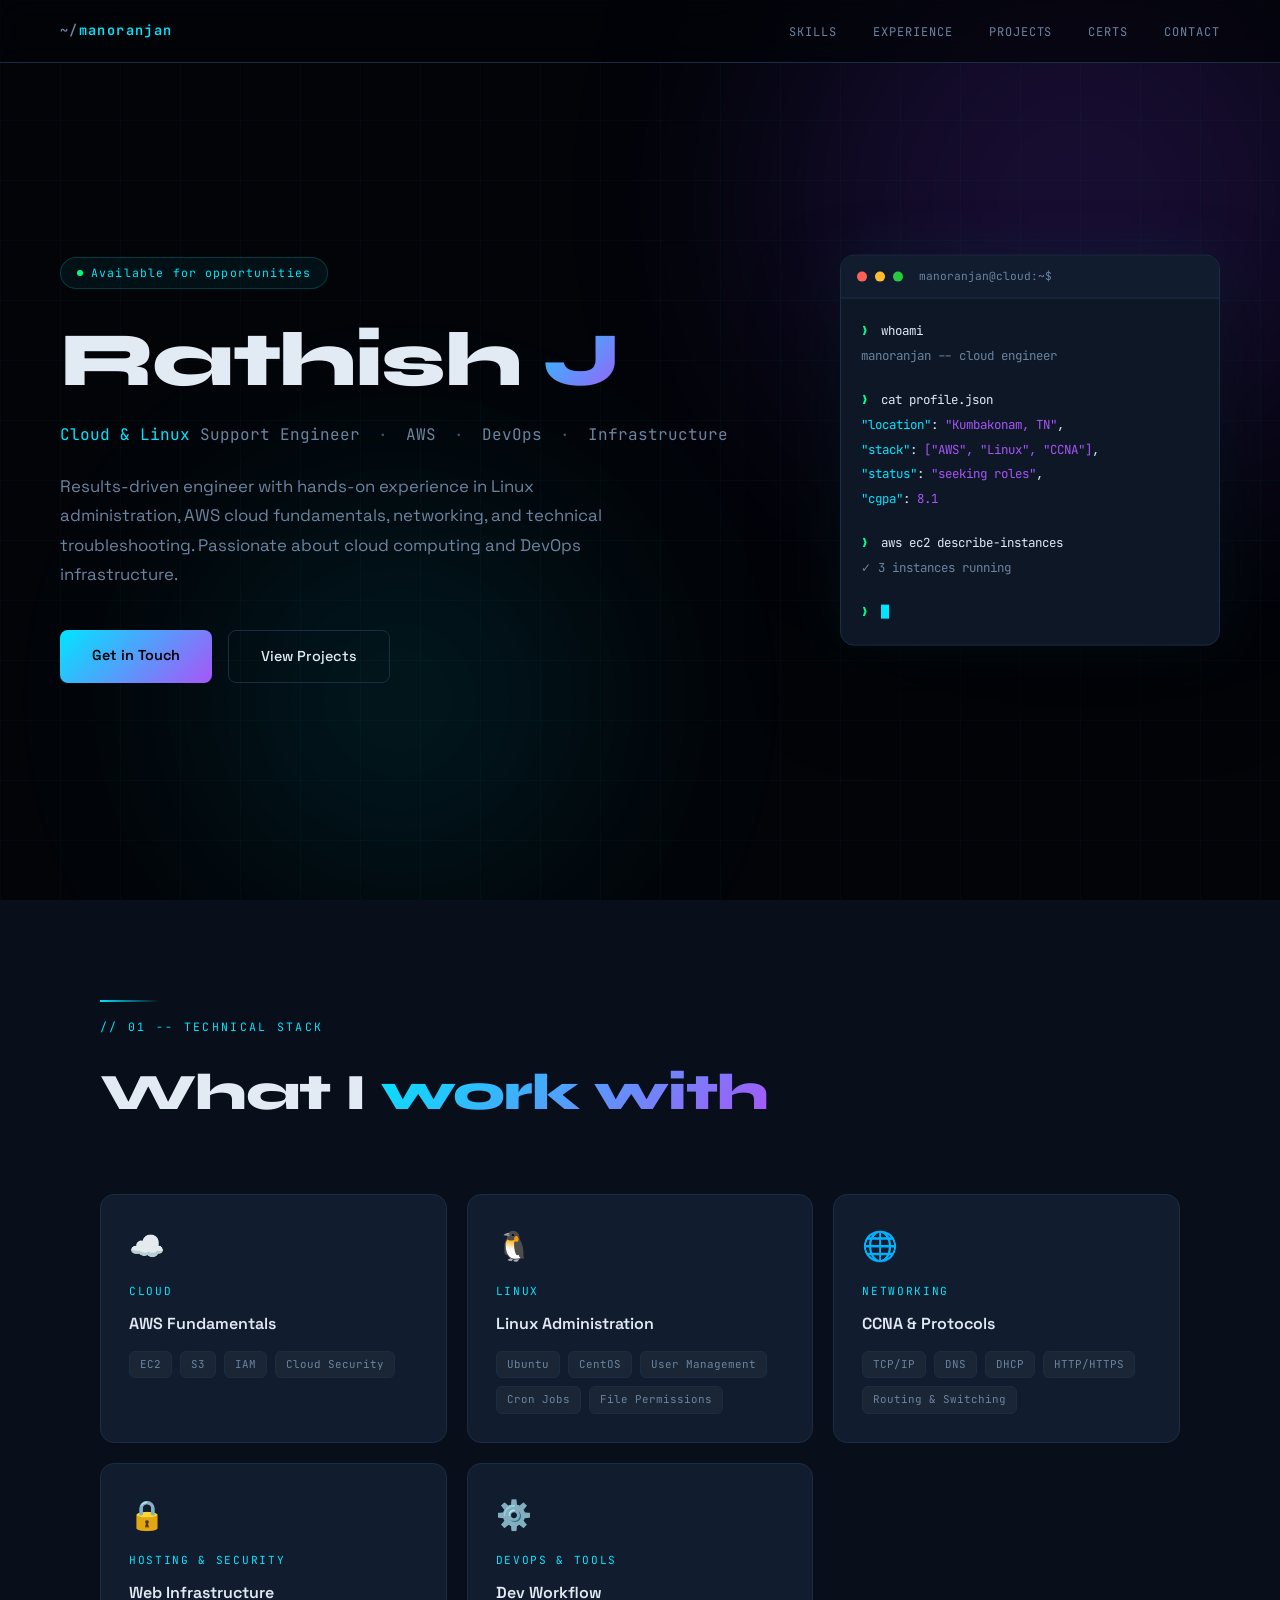
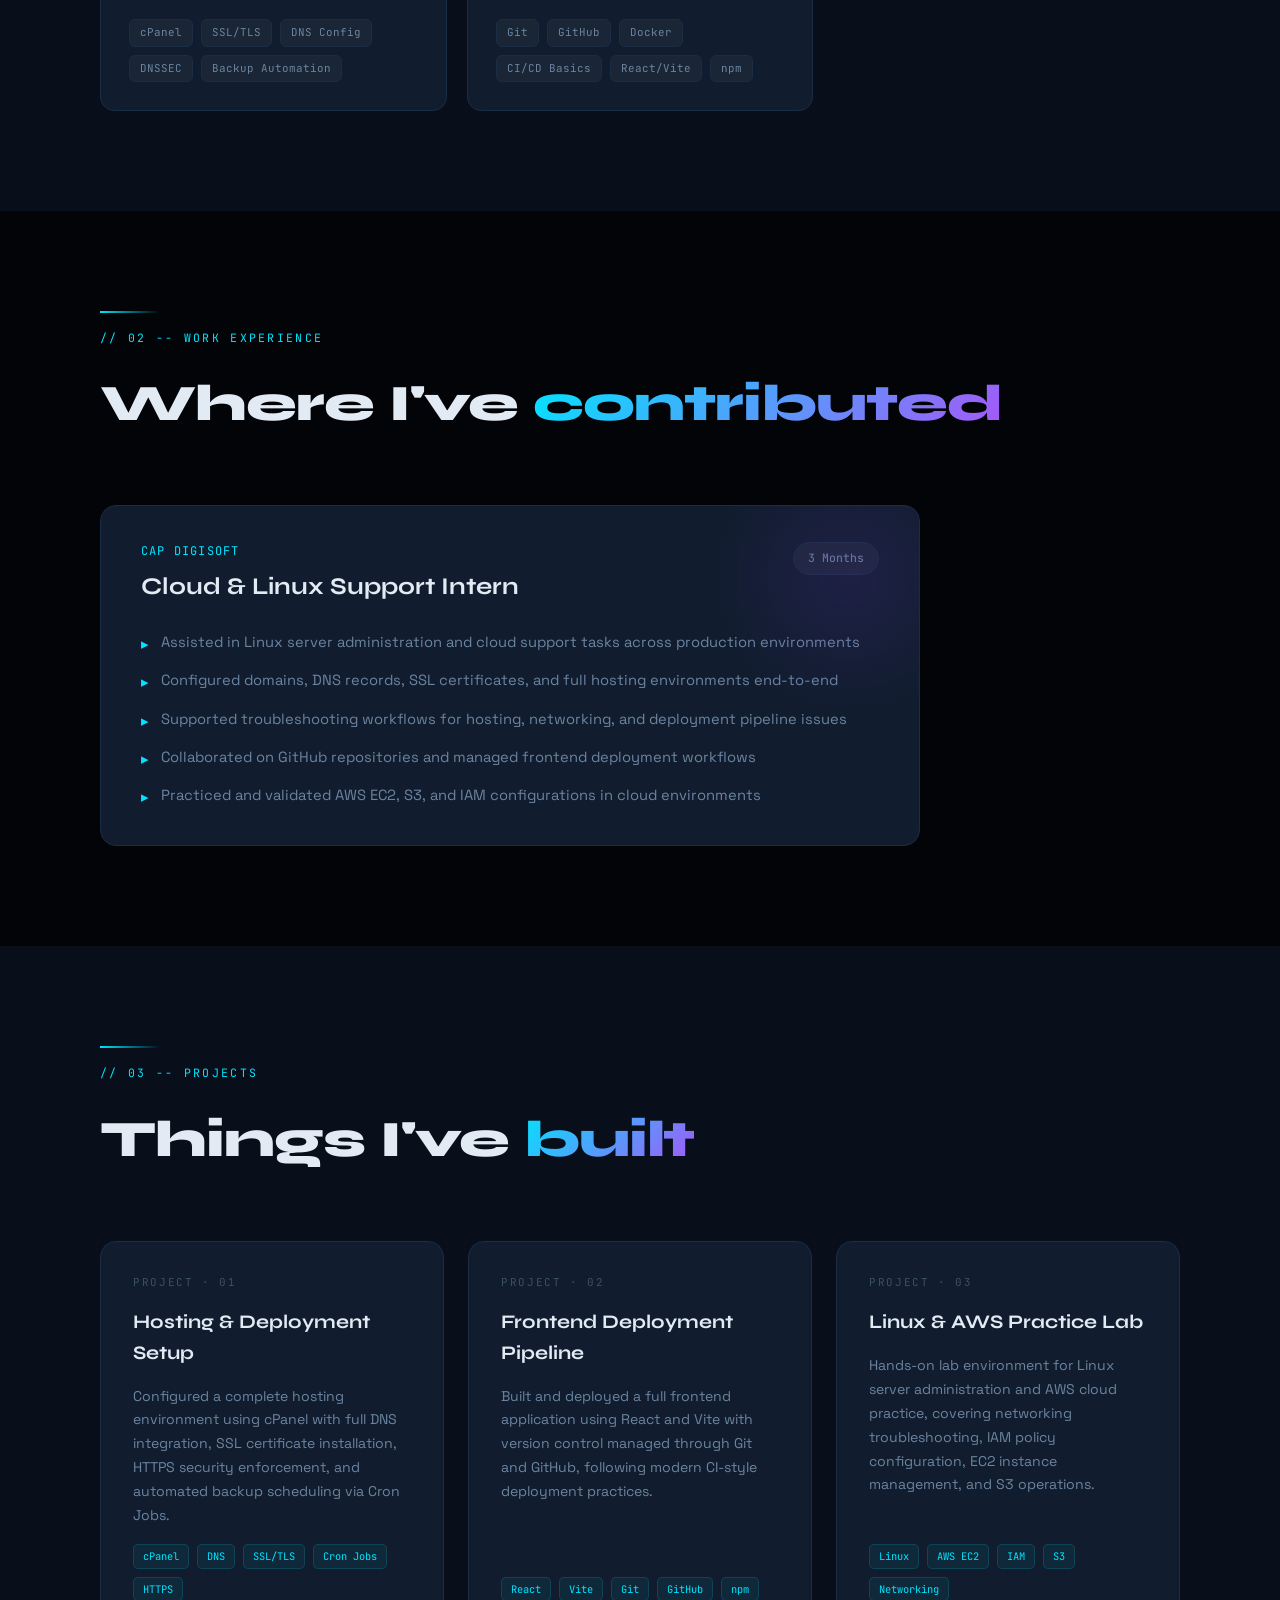
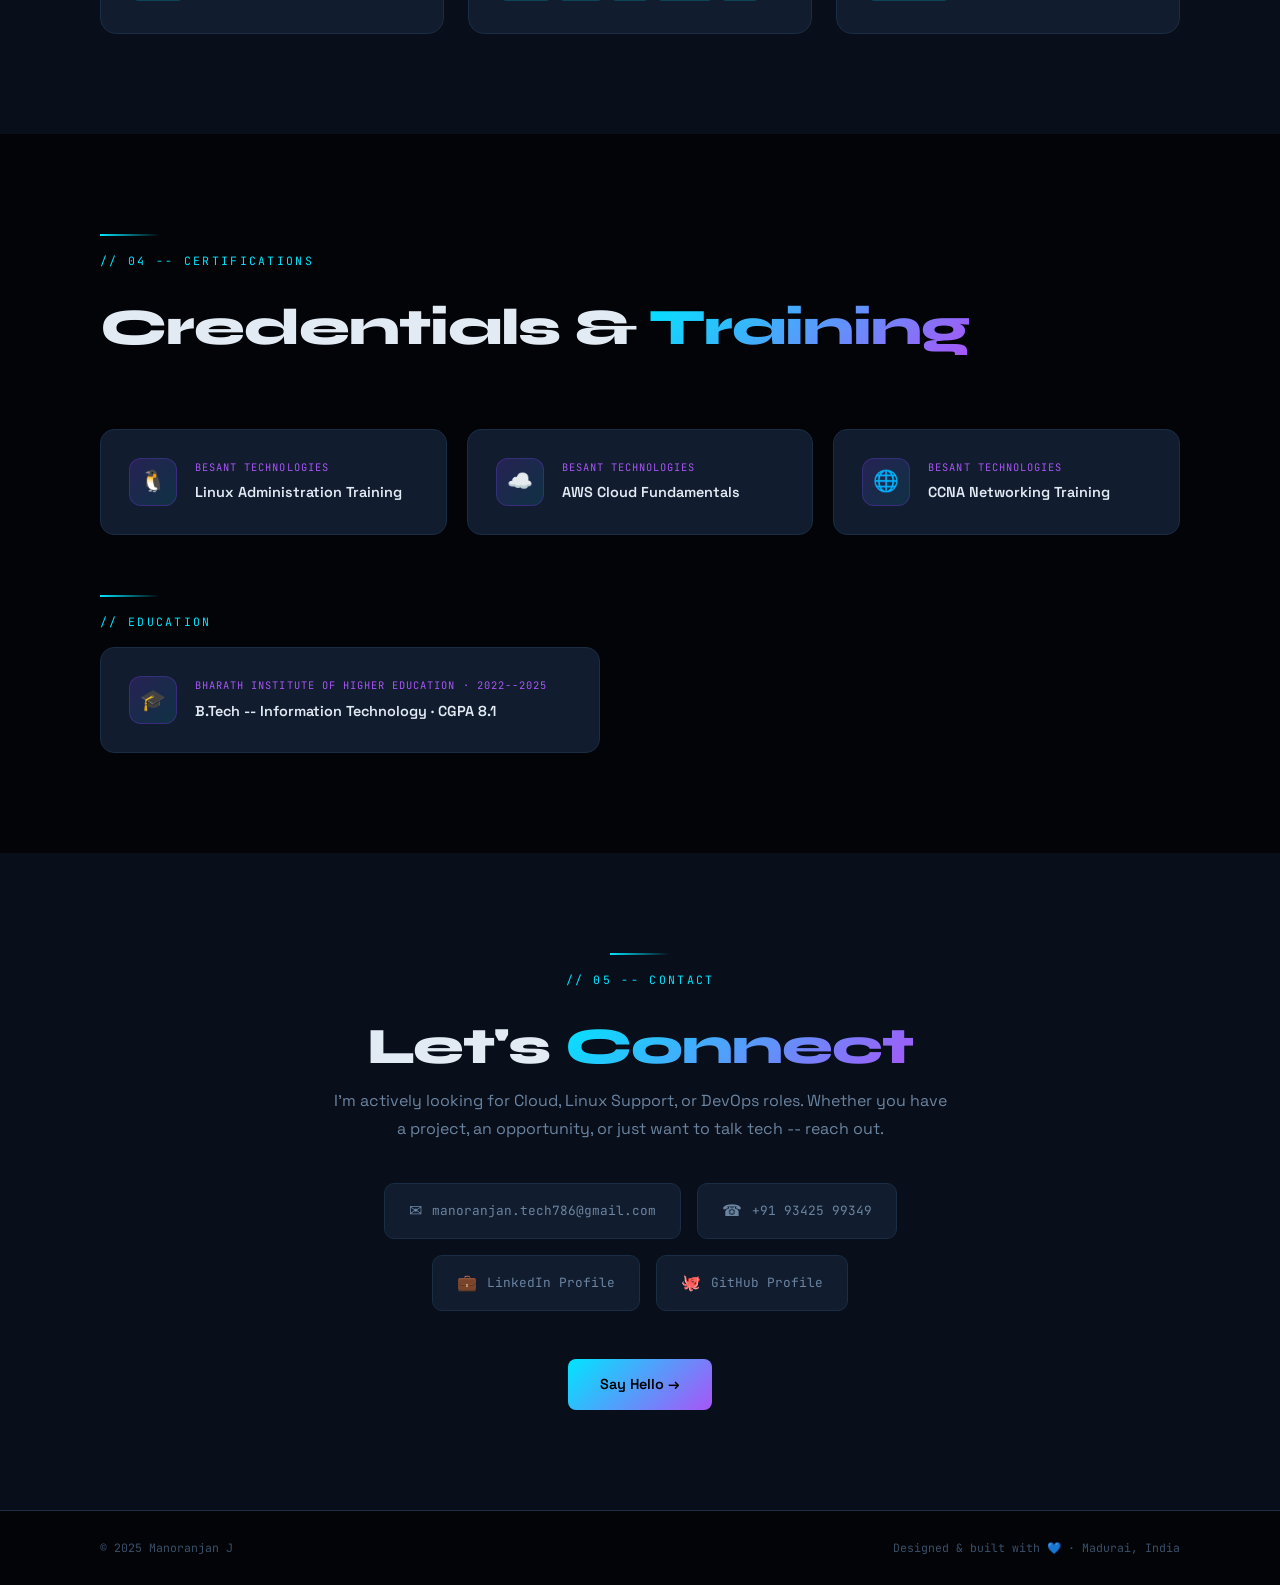
<file: index.html>
<!DOCTYPE html>
<html lang="en">
<head>
<meta charset="UTF-8">
<meta name="viewport" content="width=device-width, initial-scale=1.0">
<title>praveen sir | Cloud & Linux Engineer</title>
<link rel="preconnect" href="https://fonts.googleapis.com">
<link rel="preconnect" href="https://fonts.gstatic.com" crossorigin>
<link href="https://fonts.googleapis.com/css2?family=Space+Grotesk:wght@300;400;500;600;700&family=JetBrains+Mono:wght@300;400;600&family=Syne:wght@700;800&display=swap" rel="stylesheet">
<link rel="stylesheet" href="assets/css/style.css">
<base target="_blank">
</head>
<body>

<!-- ===== NAVIGATION ===== -->
<nav class="navbar">
  <div class="nav-logo">
    <span class="nav-logo-prompt">~/</span>manoranjan
  </div>
  <ul class="nav-links">
    <li><a href="#skills">Skills</a></li>
    <li><a href="#experience">Experience</a></li>
    <li><a href="#projects">Projects</a></li>
    <li><a href="#certs">Certs</a></li>
    <li><a href="#contact">Contact</a></li>
  </ul>
  <button class="nav-toggle" aria-label="Toggle menu">
    <span></span>
    <span></span>
    <span></span>
  </button>
</nav>

<!-- ===== HERO SECTION ===== -->
<section class="hero" id="home">
  <div class="orb orb-1"></div>
  <div class="orb orb-2"></div>

  <div class="hero-content">
    <div class="hero-badge">
      <span class="badge-dot"></span>
      Available for opportunities
    </div>

    <h1 class="hero-name">
      <span class="hero-first">Rathish</span><span class="hero-last"> J</span>
    </h1>

    <p class="hero-role">
      <span class="highlight">Cloud & Linux</span> Support Engineer
      <span class="dot-separator">&#183;</span> AWS <span class="dot-separator">&#183;</span> DevOps <span class="dot-separator">&#183;</span> Infrastructure
    </p>

    <p class="hero-desc">
      Results-driven engineer with hands-on experience in Linux administration, AWS cloud fundamentals, networking, and technical troubleshooting. Passionate about cloud computing and DevOps infrastructure.
    </p>

    <div class="hero-cta">
      <a href="#contact" class="btn btn-primary">Get in Touch</a>
      <a href="#projects" class="btn btn-ghost">View Projects</a>
    </div>
  </div>

  <!-- Terminal Widget -->
  <div class="hero-terminal">
    <div class="terminal-header">
      <span class="term-dot red"></span>
      <span class="term-dot yellow"></span>
      <span class="term-dot green"></span>
      <span class="terminal-title">manoranjan@cloud:~$</span>
    </div>
    <div class="terminal-body">
      <div class="term-line">
        <span class="term-prompt">&#10095;</span>
        <span class="term-cmd">whoami</span>
      </div>
      <div class="term-line term-output">manoranjan -- cloud engineer</div>
      <div class="term-line blank"></div>
      <div class="term-line">
        <span class="term-prompt">&#10095;</span>
        <span class="term-cmd">cat profile.json</span>
      </div>
      <div class="term-line">
        <span class="term-key">"location"</span>: <span class="term-val">"Kumbakonam, TN"</span>,
      </div>
      <div class="term-line">
        <span class="term-key">"stack"</span>: <span class="term-val">["AWS", "Linux", "CCNA"]</span>,
      </div>
      <div class="term-line">
        <span class="term-key">"status"</span>: <span class="term-val">"seeking roles"</span>,
      </div>
      <div class="term-line">
        <span class="term-key">"cgpa"</span>: <span class="term-val">8.1</span>
      </div>
      <div class="term-line blank"></div>
      <div class="term-line">
        <span class="term-prompt">&#10095;</span>
        <span class="term-cmd">aws ec2 describe-instances</span>
      </div>
      <div class="term-line term-output">&#10003; 3 instances running</div>
      <div class="term-line blank"></div>
      <div class="term-line">
        <span class="term-prompt">&#10095;</span>
        <span class="term-cursor"></span>
      </div>
    </div>
  </div>
</section>

<!-- ===== SKILLS SECTION ===== -->
<section class="skills" id="skills">
  <div class="container">
    <div class="section-header reveal">
      <div class="divider"></div>
      <p class="section-label">// 01 -- Technical Stack</p>
      <h2 class="section-title">What I <span>work with</span></h2>
    </div>

    <div class="skills-grid">
      <!-- Skill Card 1 -->
      <div class="skill-card reveal">
        <div class="skill-icon">&#9729;&#65039;</div>
        <div class="skill-category">Cloud</div>
        <h3 class="skill-title">AWS Fundamentals</h3>
        <div class="skill-tags">
          <span class="tag">EC2</span>
          <span class="tag">S3</span>
          <span class="tag">IAM</span>
          <span class="tag">Cloud Security</span>
        </div>
      </div>

      <!-- Skill Card 2 -->
      <div class="skill-card reveal">
        <div class="skill-icon">&#128039;</div>
        <div class="skill-category">Linux</div>
        <h3 class="skill-title">Linux Administration</h3>
        <div class="skill-tags">
          <span class="tag">Ubuntu</span>
          <span class="tag">CentOS</span>
          <span class="tag">User Management</span>
          <span class="tag">Cron Jobs</span>
          <span class="tag">File Permissions</span>
        </div>
      </div>

      <!-- Skill Card 3 -->
      <div class="skill-card reveal">
        <div class="skill-icon">&#127760;</div>
        <div class="skill-category">Networking</div>
        <h3 class="skill-title">CCNA &amp; Protocols</h3>
        <div class="skill-tags">
          <span class="tag">TCP/IP</span>
          <span class="tag">DNS</span>
          <span class="tag">DHCP</span>
          <span class="tag">HTTP/HTTPS</span>
          <span class="tag">Routing &amp; Switching</span>
        </div>
      </div>

      <!-- Skill Card 4 -->
      <div class="skill-card reveal">
        <div class="skill-icon">&#128274;</div>
        <div class="skill-category">Hosting &amp; Security</div>
        <h3 class="skill-title">Web Infrastructure</h3>
        <div class="skill-tags">
          <span class="tag">cPanel</span>
          <span class="tag">SSL/TLS</span>
          <span class="tag">DNS Config</span>
          <span class="tag">DNSSEC</span>
          <span class="tag">Backup Automation</span>
        </div>
      </div>

      <!-- Skill Card 5 -->
      <div class="skill-card reveal">
        <div class="skill-icon">&#9881;&#65039;</div>
        <div class="skill-category">DevOps &amp; Tools</div>
        <h3 class="skill-title">Dev Workflow</h3>
        <div class="skill-tags">
          <span class="tag">Git</span>
          <span class="tag">GitHub</span>
          <span class="tag">Docker</span>
          <span class="tag">CI/CD Basics</span>
          <span class="tag">React/Vite</span>
          <span class="tag">npm</span>
        </div>
      </div>
    </div>
  </div>
</section>

<!-- ===== EXPERIENCE SECTION ===== -->
<section class="experience" id="experience">
  <div class="container">
    <div class="section-header reveal">
      <div class="divider"></div>
      <p class="section-label">// 02 -- Work Experience</p>
      <h2 class="section-title">Where I've <span>contributed</span></h2>
    </div>

    <div class="exp-card reveal">
      <div class="exp-glow"></div>
      <div class="exp-header">
        <div class="exp-company-info">
          <div class="exp-company">CAP DIGISOFT</div>
          <div class="exp-role">Cloud &amp; Linux Support Intern</div>
        </div>
        <div class="exp-duration">3 Months</div>
      </div>
      <ul class="exp-list">
        <li>Assisted in Linux server administration and cloud support tasks across production environments</li>
        <li>Configured domains, DNS records, SSL certificates, and full hosting environments end-to-end</li>
        <li>Supported troubleshooting workflows for hosting, networking, and deployment pipeline issues</li>
        <li>Collaborated on GitHub repositories and managed frontend deployment workflows</li>
        <li>Practiced and validated AWS EC2, S3, and IAM configurations in cloud environments</li>
      </ul>
    </div>
  </div>
</section>

<!-- ===== PROJECTS SECTION ===== -->
<section class="projects" id="projects">
  <div class="container">
    <div class="section-header reveal">
      <div class="divider"></div>
      <p class="section-label">// 03 -- Projects</p>
      <h2 class="section-title">Things I've <span>built</span></h2>
    </div>

    <div class="projects-grid">
      <!-- Project 1 -->
      <div class="project-card reveal">
        <div class="project-num">PROJECT &middot; 01</div>
        <h3 class="project-title">Hosting &amp; Deployment Setup</h3>
        <p class="project-desc">Configured a complete hosting environment using cPanel with full DNS integration, SSL certificate installation, HTTPS security enforcement, and automated backup scheduling via Cron Jobs.</p>
        <div class="project-stack">
          <span class="stack-tag">cPanel</span>
          <span class="stack-tag">DNS</span>
          <span class="stack-tag">SSL/TLS</span>
          <span class="stack-tag">Cron Jobs</span>
          <span class="stack-tag">HTTPS</span>
        </div>
      </div>

      <!-- Project 2 -->
      <div class="project-card reveal">
        <div class="project-num">PROJECT &middot; 02</div>
        <h3 class="project-title">Frontend Deployment Pipeline</h3>
        <p class="project-desc">Built and deployed a full frontend application using React and Vite with version control managed through Git and GitHub, following modern CI-style deployment practices.</p>
        <div class="project-stack">
          <span class="stack-tag">React</span>
          <span class="stack-tag">Vite</span>
          <span class="stack-tag">Git</span>
          <span class="stack-tag">GitHub</span>
          <span class="stack-tag">npm</span>
        </div>
      </div>

      <!-- Project 3 -->
      <div class="project-card reveal">
        <div class="project-num">PROJECT &middot; 03</div>
        <h3 class="project-title">Linux &amp; AWS Practice Lab</h3>
        <p class="project-desc">Hands-on lab environment for Linux server administration and AWS cloud practice, covering networking troubleshooting, IAM policy configuration, EC2 instance management, and S3 operations.</p>
        <div class="project-stack">
          <span class="stack-tag">Linux</span>
          <span class="stack-tag">AWS EC2</span>
          <span class="stack-tag">IAM</span>
          <span class="stack-tag">S3</span>
          <span class="stack-tag">Networking</span>
        </div>
      </div>
    </div>
  </div>
</section>

<!-- ===== CERTIFICATIONS SECTION ===== -->
<section class="certs" id="certs">
  <div class="container">
    <div class="section-header reveal">
      <div class="divider"></div>
      <p class="section-label">// 04 -- Certifications</p>
      <h2 class="section-title">Credentials &amp; <span>Training</span></h2>
    </div>

    <div class="certs-grid">
      <div class="cert-card reveal">
        <div class="cert-icon">&#128039;</div>
        <div class="cert-info">
          <small>BESANT TECHNOLOGIES</small>
          <span>Linux Administration Training</span>
        </div>
      </div>

      <div class="cert-card reveal">
        <div class="cert-icon">&#9729;&#65039;</div>
        <div class="cert-info">
          <small>BESANT TECHNOLOGIES</small>
          <span>AWS Cloud Fundamentals</span>
        </div>
      </div>

      <div class="cert-card reveal">
        <div class="cert-icon">&#127760;</div>
        <div class="cert-info">
          <small>BESANT TECHNOLOGIES</small>
          <span>CCNA Networking Training</span>
        </div>
      </div>
    </div>

    <!-- Education -->
    <div class="education reveal">
      <div class="divider"></div>
      <p class="section-label">// Education</p>
      <div class="cert-card edu-card">
        <div class="cert-icon">&#127891;</div>
        <div class="cert-info">
          <small>BHARATH INSTITUTE OF HIGHER EDUCATION &middot; 2022--2025</small>
          <span>B.Tech -- Information Technology &middot; CGPA 8.1</span>
        </div>
      </div>
    </div>
  </div>
</section>

<!-- ===== CONTACT SECTION ===== -->
<section class="contact" id="contact">
  <div class="container">
    <div class="contact-inner reveal">
      <div class="divider center"></div>
      <p class="section-label">// 05 -- Contact</p>
      <h2 class="section-title">Let's <span>Connect</span></h2>
      <p class="contact-desc">
        I'm actively looking for Cloud, Linux Support, or DevOps roles. Whether you have a project, an opportunity, or just want to talk tech -- reach out.
      </p>

      <div class="contact-links">
        <a href="mailto:manoranjan.tech786@gmail.com" class="contact-link">
          <span class="contact-icon">&#9993;</span>
          <span>manoranjan.tech786@gmail.com</span>
        </a>
        <a href="tel:+919342599349" class="contact-link">
          <span class="contact-icon">&#9742;</span>
          <span>+91 93425 99349</span>
        </a>
        <a href="https://www.linkedin.com/in/manoranjan-j-a20301320" target="_blank" class="contact-link">
          <span class="contact-icon">&#128188;</span>
          <span>LinkedIn Profile</span>
        </a>
        <a href="https://github.com/Manoranjan934" target="_blank" class="contact-link">
          <span class="contact-icon">&#128025;</span>
          <span>GitHub Profile</span>
        </a>
      </div>

      <a href="mailto:manoranjan.tech786@gmail.com" class="btn btn-primary">Say Hello &rarr;</a>
    </div>
  </div>
</section>

<!-- ===== FOOTER ===== -->
<footer class="footer">
  <div class="container">
    <div class="footer-content">
      <span class="footer-copy">&copy; 2025 Manoranjan J</span>
      <span class="footer-location">Designed &amp; built with &#128153; &middot; Madurai, India</span>
    </div>
  </div>
</footer>

<!-- JavaScript -->
<script src="assets/js/main.js"></script>
</body>
</html>
</file>
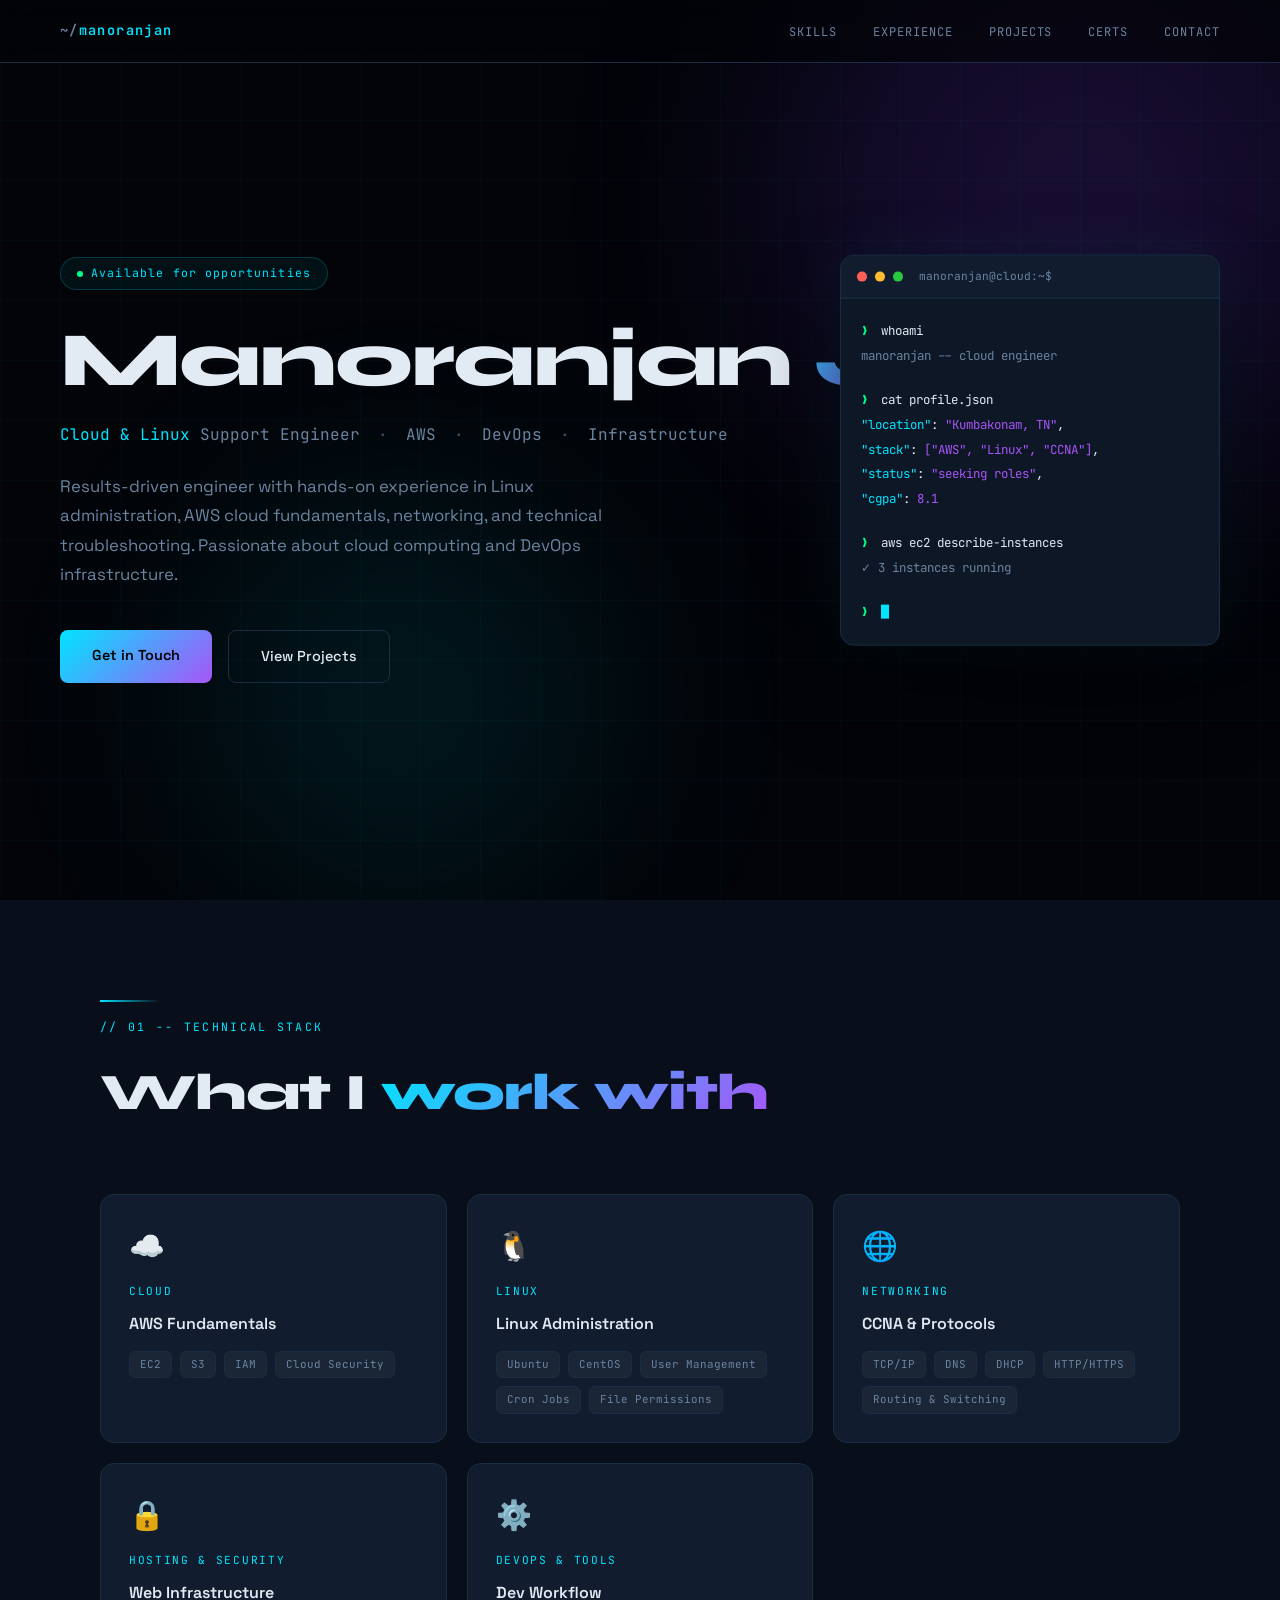
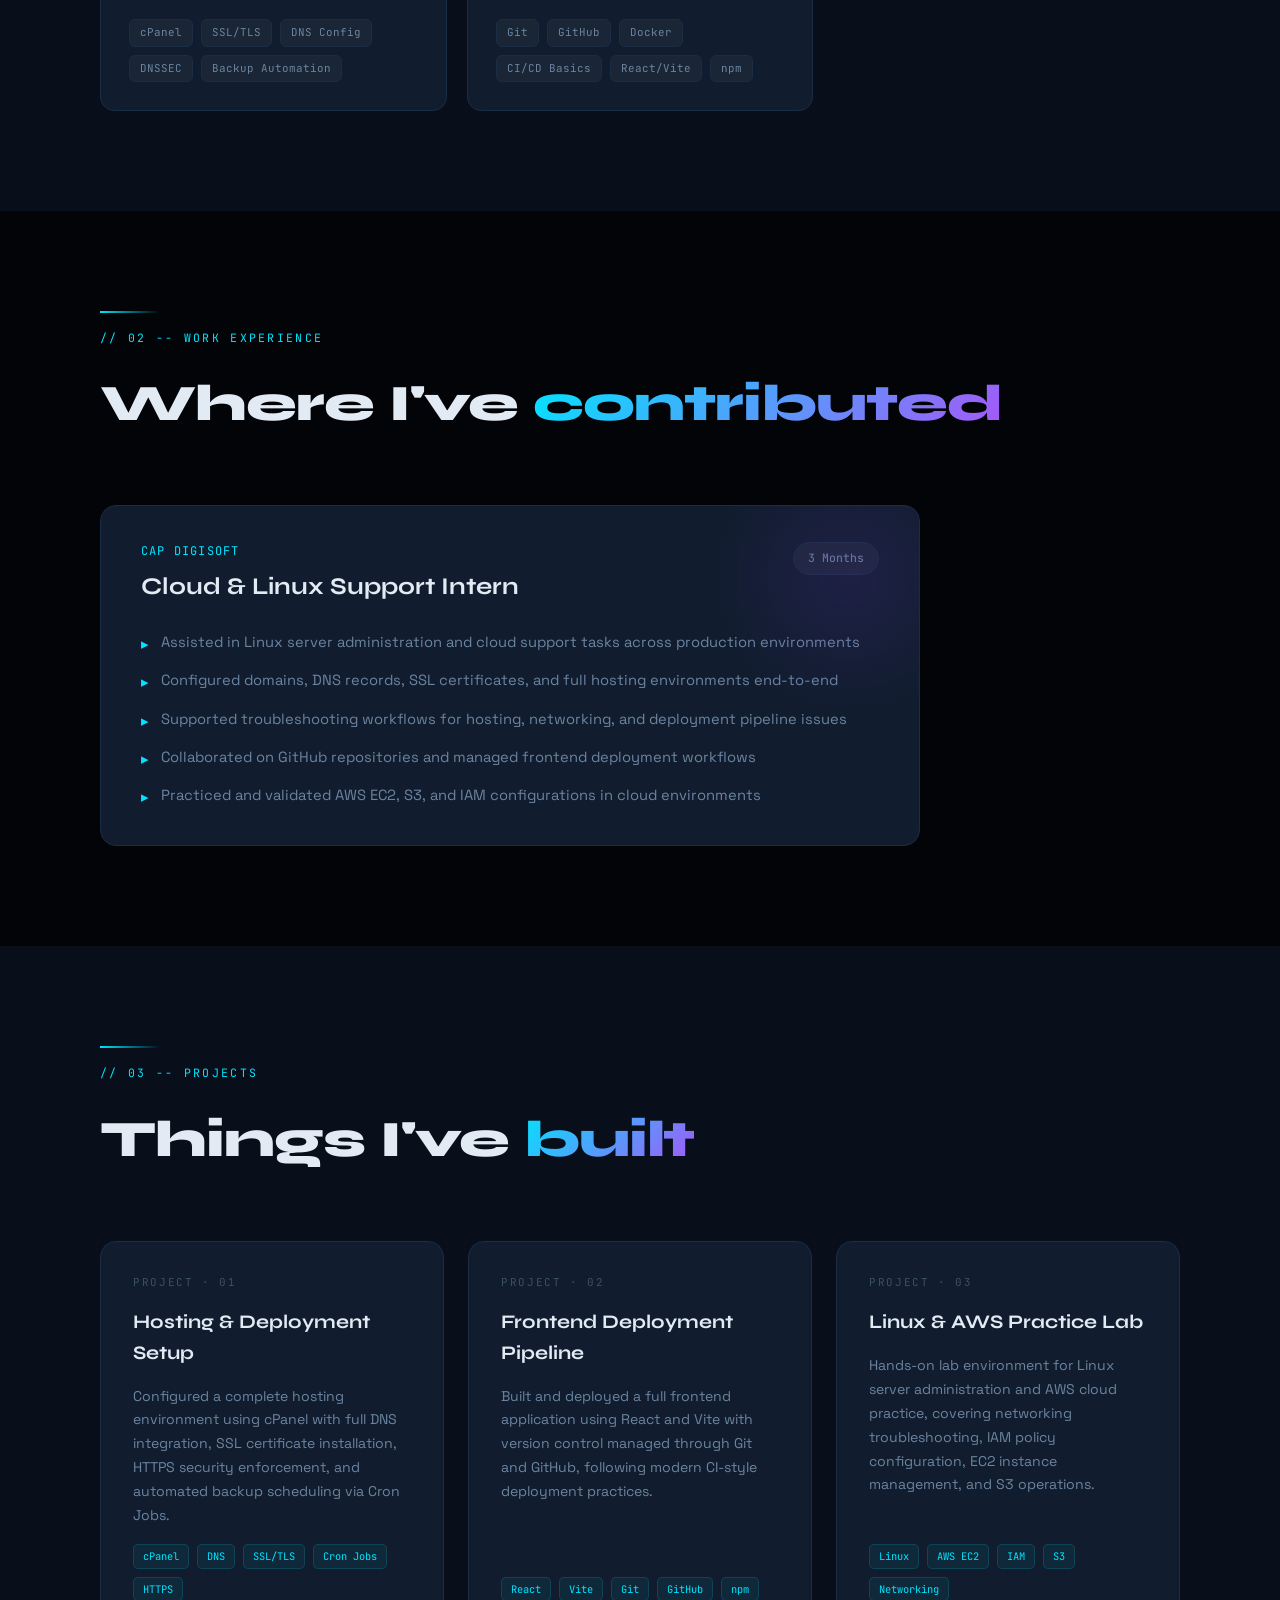
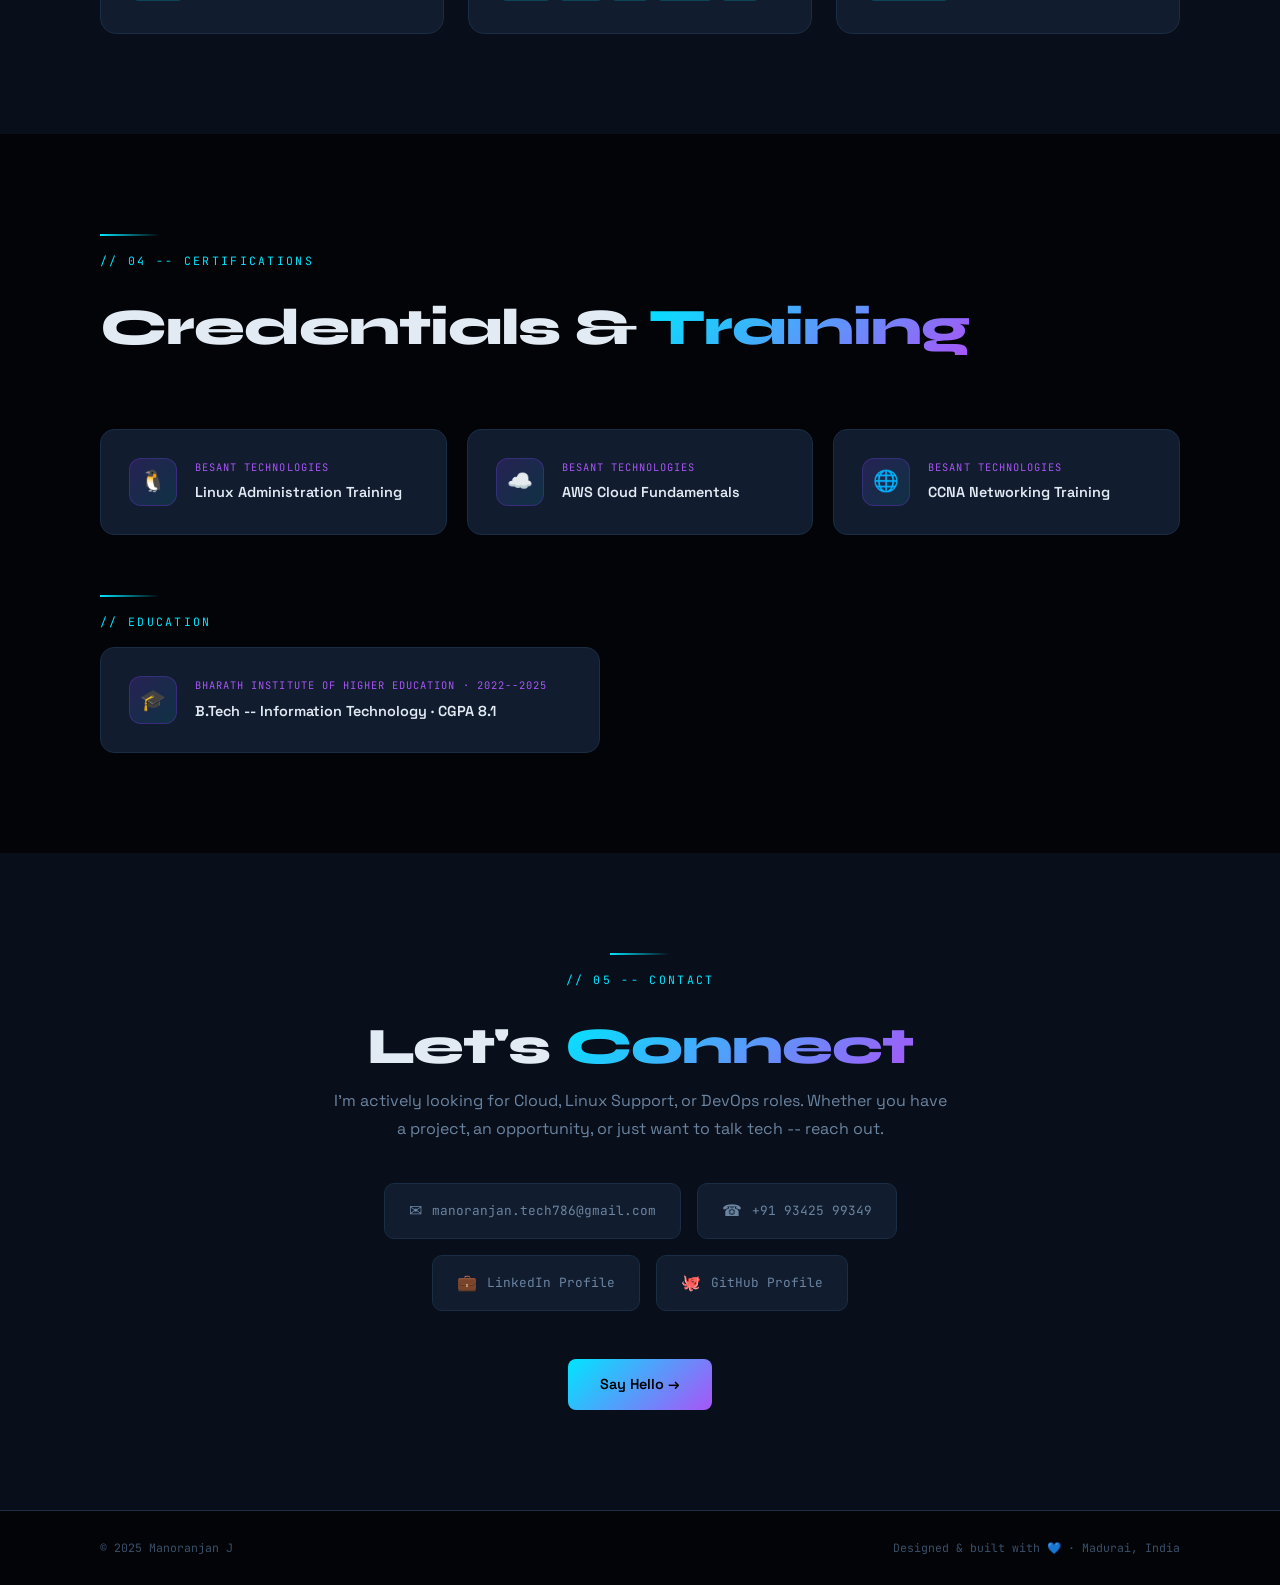
<file: deploy-output/index.html>
<!DOCTYPE html>
<html lang="en">
<head>
<meta charset="UTF-8">
<meta name="viewport" content="width=device-width, initial-scale=1.0">
<title>Manoranjan | Cloud & Linux Engineer</title>
<link rel="preconnect" href="https://fonts.googleapis.com">
<link rel="preconnect" href="https://fonts.gstatic.com" crossorigin>
<link href="https://fonts.googleapis.com/css2?family=Space+Grotesk:wght@300;400;500;600;700&family=JetBrains+Mono:wght@300;400;600&family=Syne:wght@700;800&display=swap" rel="stylesheet">
<link rel="stylesheet" href="assets/css/style.css">
<base target="_blank">
</head>
<body>

<!-- ===== NAVIGATION ===== -->
<nav class="navbar">
  <div class="nav-logo">
    <span class="nav-logo-prompt">~/</span>manoranjan
  </div>
  <ul class="nav-links">
    <li><a href="#skills">Skills</a></li>
    <li><a href="#experience">Experience</a></li>
    <li><a href="#projects">Projects</a></li>
    <li><a href="#certs">Certs</a></li>
    <li><a href="#contact">Contact</a></li>
  </ul>
  <button class="nav-toggle" aria-label="Toggle menu">
    <span></span>
    <span></span>
    <span></span>
  </button>
</nav>

<!-- ===== HERO SECTION ===== -->
<section class="hero" id="home">
  <div class="orb orb-1"></div>
  <div class="orb orb-2"></div>

  <div class="hero-content">
    <div class="hero-badge">
      <span class="badge-dot"></span>
      Available for opportunities
    </div>

    <h1 class="hero-name">
      <span class="hero-first">Manoranjan</span><span class="hero-last"> J</span>
    </h1>

    <p class="hero-role">
      <span class="highlight">Cloud & Linux</span> Support Engineer
      <span class="dot-separator">&#183;</span> AWS <span class="dot-separator">&#183;</span> DevOps <span class="dot-separator">&#183;</span> Infrastructure
    </p>

    <p class="hero-desc">
      Results-driven engineer with hands-on experience in Linux administration, AWS cloud fundamentals, networking, and technical troubleshooting. Passionate about cloud computing and DevOps infrastructure.
    </p>

    <div class="hero-cta">
      <a href="#contact" class="btn btn-primary">Get in Touch</a>
      <a href="#projects" class="btn btn-ghost">View Projects</a>
    </div>
  </div>

  <!-- Terminal Widget -->
  <div class="hero-terminal">
    <div class="terminal-header">
      <span class="term-dot red"></span>
      <span class="term-dot yellow"></span>
      <span class="term-dot green"></span>
      <span class="terminal-title">manoranjan@cloud:~$</span>
    </div>
    <div class="terminal-body">
      <div class="term-line">
        <span class="term-prompt">&#10095;</span>
        <span class="term-cmd">whoami</span>
      </div>
      <div class="term-line term-output">manoranjan -- cloud engineer</div>
      <div class="term-line blank"></div>
      <div class="term-line">
        <span class="term-prompt">&#10095;</span>
        <span class="term-cmd">cat profile.json</span>
      </div>
      <div class="term-line">
        <span class="term-key">"location"</span>: <span class="term-val">"Kumbakonam, TN"</span>,
      </div>
      <div class="term-line">
        <span class="term-key">"stack"</span>: <span class="term-val">["AWS", "Linux", "CCNA"]</span>,
      </div>
      <div class="term-line">
        <span class="term-key">"status"</span>: <span class="term-val">"seeking roles"</span>,
      </div>
      <div class="term-line">
        <span class="term-key">"cgpa"</span>: <span class="term-val">8.1</span>
      </div>
      <div class="term-line blank"></div>
      <div class="term-line">
        <span class="term-prompt">&#10095;</span>
        <span class="term-cmd">aws ec2 describe-instances</span>
      </div>
      <div class="term-line term-output">&#10003; 3 instances running</div>
      <div class="term-line blank"></div>
      <div class="term-line">
        <span class="term-prompt">&#10095;</span>
        <span class="term-cursor"></span>
      </div>
    </div>
  </div>
</section>

<!-- ===== SKILLS SECTION ===== -->
<section class="skills" id="skills">
  <div class="container">
    <div class="section-header reveal">
      <div class="divider"></div>
      <p class="section-label">// 01 -- Technical Stack</p>
      <h2 class="section-title">What I <span>work with</span></h2>
    </div>

    <div class="skills-grid">
      <!-- Skill Card 1 -->
      <div class="skill-card reveal">
        <div class="skill-icon">&#9729;&#65039;</div>
        <div class="skill-category">Cloud</div>
        <h3 class="skill-title">AWS Fundamentals</h3>
        <div class="skill-tags">
          <span class="tag">EC2</span>
          <span class="tag">S3</span>
          <span class="tag">IAM</span>
          <span class="tag">Cloud Security</span>
        </div>
      </div>

      <!-- Skill Card 2 -->
      <div class="skill-card reveal">
        <div class="skill-icon">&#128039;</div>
        <div class="skill-category">Linux</div>
        <h3 class="skill-title">Linux Administration</h3>
        <div class="skill-tags">
          <span class="tag">Ubuntu</span>
          <span class="tag">CentOS</span>
          <span class="tag">User Management</span>
          <span class="tag">Cron Jobs</span>
          <span class="tag">File Permissions</span>
        </div>
      </div>

      <!-- Skill Card 3 -->
      <div class="skill-card reveal">
        <div class="skill-icon">&#127760;</div>
        <div class="skill-category">Networking</div>
        <h3 class="skill-title">CCNA &amp; Protocols</h3>
        <div class="skill-tags">
          <span class="tag">TCP/IP</span>
          <span class="tag">DNS</span>
          <span class="tag">DHCP</span>
          <span class="tag">HTTP/HTTPS</span>
          <span class="tag">Routing &amp; Switching</span>
        </div>
      </div>

      <!-- Skill Card 4 -->
      <div class="skill-card reveal">
        <div class="skill-icon">&#128274;</div>
        <div class="skill-category">Hosting &amp; Security</div>
        <h3 class="skill-title">Web Infrastructure</h3>
        <div class="skill-tags">
          <span class="tag">cPanel</span>
          <span class="tag">SSL/TLS</span>
          <span class="tag">DNS Config</span>
          <span class="tag">DNSSEC</span>
          <span class="tag">Backup Automation</span>
        </div>
      </div>

      <!-- Skill Card 5 -->
      <div class="skill-card reveal">
        <div class="skill-icon">&#9881;&#65039;</div>
        <div class="skill-category">DevOps &amp; Tools</div>
        <h3 class="skill-title">Dev Workflow</h3>
        <div class="skill-tags">
          <span class="tag">Git</span>
          <span class="tag">GitHub</span>
          <span class="tag">Docker</span>
          <span class="tag">CI/CD Basics</span>
          <span class="tag">React/Vite</span>
          <span class="tag">npm</span>
        </div>
      </div>
    </div>
  </div>
</section>

<!-- ===== EXPERIENCE SECTION ===== -->
<section class="experience" id="experience">
  <div class="container">
    <div class="section-header reveal">
      <div class="divider"></div>
      <p class="section-label">// 02 -- Work Experience</p>
      <h2 class="section-title">Where I've <span>contributed</span></h2>
    </div>

    <div class="exp-card reveal">
      <div class="exp-glow"></div>
      <div class="exp-header">
        <div class="exp-company-info">
          <div class="exp-company">CAP DIGISOFT</div>
          <div class="exp-role">Cloud &amp; Linux Support Intern</div>
        </div>
        <div class="exp-duration">3 Months</div>
      </div>
      <ul class="exp-list">
        <li>Assisted in Linux server administration and cloud support tasks across production environments</li>
        <li>Configured domains, DNS records, SSL certificates, and full hosting environments end-to-end</li>
        <li>Supported troubleshooting workflows for hosting, networking, and deployment pipeline issues</li>
        <li>Collaborated on GitHub repositories and managed frontend deployment workflows</li>
        <li>Practiced and validated AWS EC2, S3, and IAM configurations in cloud environments</li>
      </ul>
    </div>
  </div>
</section>

<!-- ===== PROJECTS SECTION ===== -->
<section class="projects" id="projects">
  <div class="container">
    <div class="section-header reveal">
      <div class="divider"></div>
      <p class="section-label">// 03 -- Projects</p>
      <h2 class="section-title">Things I've <span>built</span></h2>
    </div>

    <div class="projects-grid">
      <!-- Project 1 -->
      <div class="project-card reveal">
        <div class="project-num">PROJECT &middot; 01</div>
        <h3 class="project-title">Hosting &amp; Deployment Setup</h3>
        <p class="project-desc">Configured a complete hosting environment using cPanel with full DNS integration, SSL certificate installation, HTTPS security enforcement, and automated backup scheduling via Cron Jobs.</p>
        <div class="project-stack">
          <span class="stack-tag">cPanel</span>
          <span class="stack-tag">DNS</span>
          <span class="stack-tag">SSL/TLS</span>
          <span class="stack-tag">Cron Jobs</span>
          <span class="stack-tag">HTTPS</span>
        </div>
      </div>

      <!-- Project 2 -->
      <div class="project-card reveal">
        <div class="project-num">PROJECT &middot; 02</div>
        <h3 class="project-title">Frontend Deployment Pipeline</h3>
        <p class="project-desc">Built and deployed a full frontend application using React and Vite with version control managed through Git and GitHub, following modern CI-style deployment practices.</p>
        <div class="project-stack">
          <span class="stack-tag">React</span>
          <span class="stack-tag">Vite</span>
          <span class="stack-tag">Git</span>
          <span class="stack-tag">GitHub</span>
          <span class="stack-tag">npm</span>
        </div>
      </div>

      <!-- Project 3 -->
      <div class="project-card reveal">
        <div class="project-num">PROJECT &middot; 03</div>
        <h3 class="project-title">Linux &amp; AWS Practice Lab</h3>
        <p class="project-desc">Hands-on lab environment for Linux server administration and AWS cloud practice, covering networking troubleshooting, IAM policy configuration, EC2 instance management, and S3 operations.</p>
        <div class="project-stack">
          <span class="stack-tag">Linux</span>
          <span class="stack-tag">AWS EC2</span>
          <span class="stack-tag">IAM</span>
          <span class="stack-tag">S3</span>
          <span class="stack-tag">Networking</span>
        </div>
      </div>
    </div>
  </div>
</section>

<!-- ===== CERTIFICATIONS SECTION ===== -->
<section class="certs" id="certs">
  <div class="container">
    <div class="section-header reveal">
      <div class="divider"></div>
      <p class="section-label">// 04 -- Certifications</p>
      <h2 class="section-title">Credentials &amp; <span>Training</span></h2>
    </div>

    <div class="certs-grid">
      <div class="cert-card reveal">
        <div class="cert-icon">&#128039;</div>
        <div class="cert-info">
          <small>BESANT TECHNOLOGIES</small>
          <span>Linux Administration Training</span>
        </div>
      </div>

      <div class="cert-card reveal">
        <div class="cert-icon">&#9729;&#65039;</div>
        <div class="cert-info">
          <small>BESANT TECHNOLOGIES</small>
          <span>AWS Cloud Fundamentals</span>
        </div>
      </div>

      <div class="cert-card reveal">
        <div class="cert-icon">&#127760;</div>
        <div class="cert-info">
          <small>BESANT TECHNOLOGIES</small>
          <span>CCNA Networking Training</span>
        </div>
      </div>
    </div>

    <!-- Education -->
    <div class="education reveal">
      <div class="divider"></div>
      <p class="section-label">// Education</p>
      <div class="cert-card edu-card">
        <div class="cert-icon">&#127891;</div>
        <div class="cert-info">
          <small>BHARATH INSTITUTE OF HIGHER EDUCATION &middot; 2022--2025</small>
          <span>B.Tech -- Information Technology &middot; CGPA 8.1</span>
        </div>
      </div>
    </div>
  </div>
</section>

<!-- ===== CONTACT SECTION ===== -->
<section class="contact" id="contact">
  <div class="container">
    <div class="contact-inner reveal">
      <div class="divider center"></div>
      <p class="section-label">// 05 -- Contact</p>
      <h2 class="section-title">Let's <span>Connect</span></h2>
      <p class="contact-desc">
        I'm actively looking for Cloud, Linux Support, or DevOps roles. Whether you have a project, an opportunity, or just want to talk tech -- reach out.
      </p>

      <div class="contact-links">
        <a href="mailto:manoranjan.tech786@gmail.com" class="contact-link">
          <span class="contact-icon">&#9993;</span>
          <span>manoranjan.tech786@gmail.com</span>
        </a>
        <a href="tel:+919342599349" class="contact-link">
          <span class="contact-icon">&#9742;</span>
          <span>+91 93425 99349</span>
        </a>
        <a href="https://www.linkedin.com/in/manoranjan-j-a20301320" target="_blank" class="contact-link">
          <span class="contact-icon">&#128188;</span>
          <span>LinkedIn Profile</span>
        </a>
        <a href="https://github.com/Manoranjan934" target="_blank" class="contact-link">
          <span class="contact-icon">&#128025;</span>
          <span>GitHub Profile</span>
        </a>
      </div>

      <a href="mailto:manoranjan.tech786@gmail.com" class="btn btn-primary">Say Hello &rarr;</a>
    </div>
  </div>
</section>

<!-- ===== FOOTER ===== -->
<footer class="footer">
  <div class="container">
    <div class="footer-content">
      <span class="footer-copy">&copy; 2025 Manoranjan J</span>
      <span class="footer-location">Designed &amp; built with &#128153; &middot; Madurai, India</span>
    </div>
  </div>
</footer>

<!-- JavaScript -->
<script src="assets/js/main.js"></script>
</body>
</html>
</file>
<file: assets/css/style.css>
/* ============================================
   Portfolio Styles - Manoranjan J
   ============================================ */

:root {
  --black: #020408;
  --deep: #080e1a;
  --surface: #0d1726;
  --card: #111d2e;
  --border: #1a2d44;
  --cyan: #00e5ff;
  --violet: #7c3aed;
  --violet-light: #a855f7;
  --green: #00ff88;
  --text: #e2eaf4;
  --muted: #6b84a0;
  --dim: #3a5068;
  --font-main: 'Space Grotesk', sans-serif;
  --font-mono: 'JetBrains Mono', monospace;
  --font-display: 'Syne', sans-serif;
}

*, *::before, *::after { box-sizing: border-box; margin: 0; padding: 0; }

html { scroll-behavior: smooth; font-size: 16px; }

body {
  background: var(--black);
  color: var(--text);
  font-family: var(--font-main);
  line-height: 1.6;
  overflow-x: hidden;
}

body::before {
  content: '';
  position: fixed;
  inset: 0;
  background-image:
    linear-gradient(rgba(0,229,255,0.03) 1px, transparent 1px),
    linear-gradient(90deg, rgba(0,229,255,0.03) 1px, transparent 1px);
  background-size: 60px 60px;
  pointer-events: none;
  z-index: 0;
}

.container { max-width: 1200px; margin: 0 auto; padding: 0 60px; }

.reveal { opacity: 0; transform: translateY(30px); transition: opacity 0.6s ease, transform 0.6s ease; }
.reveal.visible { opacity: 1; transform: translateY(0); }

/* NAV */
.navbar {
  position: fixed; top: 0; left: 0; right: 0; z-index: 100;
  padding: 18px 60px; display: flex; justify-content: space-between; align-items: center;
  background: rgba(2,4,8,0.7); backdrop-filter: blur(16px); border-bottom: 1px solid var(--border);
}
.nav-logo { font-family: var(--font-mono); font-size: 0.85rem; color: var(--cyan); letter-spacing: 0.1em; font-weight: 600; }
.nav-logo-prompt { color: var(--muted); }
.nav-links { display: flex; gap: 36px; list-style: none; }
.nav-links a {
  font-family: var(--font-mono); font-size: 0.75rem; color: var(--muted); text-decoration: none;
  letter-spacing: 0.08em; text-transform: uppercase; transition: color 0.2s; position: relative;
}
.nav-links a::after { content: ''; position: absolute; bottom: -4px; left: 0; width: 0; height: 1px; background: var(--cyan); transition: width 0.25s; }
.nav-links a:hover { color: var(--cyan); }
.nav-links a:hover::after { width: 100%; }
.nav-toggle { display: none; flex-direction: column; gap: 5px; background: none; border: none; cursor: pointer; }
.nav-toggle span { width: 24px; height: 2px; background: var(--text); }

/* HERO */
.hero { position: relative; min-height: 100vh; display: flex; align-items: center; padding: 120px 60px 80px; overflow: hidden; }
.orb { position: absolute; border-radius: 50%; filter: blur(120px); opacity: 0.18; pointer-events: none; }
.orb-1 { width: 600px; height: 600px; background: var(--violet); top: -100px; right: -100px; }
.orb-2 { width: 400px; height: 400px; background: var(--cyan); bottom: 0; left: 200px; opacity: 0.1; }
.hero-content { position: relative; z-index: 2; max-width: 720px; }
.hero-badge {
  display: inline-flex; align-items: center; gap: 8px;
  background: rgba(0,229,255,0.06); border: 1px solid rgba(0,229,255,0.2); border-radius: 100px;
  padding: 6px 16px; font-family: var(--font-mono); font-size: 0.72rem; color: var(--cyan);
  letter-spacing: 0.1em; margin-bottom: 28px; animation: fadeUp 0.6s ease both;
}
.badge-dot { width: 6px; height: 6px; background: var(--green); border-radius: 50%; animation: pulse 2s infinite; }
@keyframes pulse { 0%,100% { opacity: 1; } 50% { opacity: 0.3; } }
.hero-name { font-family: var(--font-display); font-size: clamp(2.5rem, 6vw, 5rem); font-weight: 800; line-height: 1.1; letter-spacing: -0.02em; animation: fadeUp 0.6s 0.1s ease both; white-space: nowrap; }
.hero-first { color: var(--text); display: inline; }
.hero-last { display: inline; background: linear-gradient(135deg, var(--cyan), var(--violet-light)); -webkit-background-clip: text; -webkit-text-fill-color: transparent; background-clip: text; }
.hero-role { margin-top: 20px; font-family: var(--font-mono); font-size: 1rem; color: var(--muted); animation: fadeUp 0.6s 0.2s ease both; }
.highlight { color: var(--cyan); }
.dot-separator { margin: 0 8px; color: var(--dim); }
.hero-desc { margin-top: 24px; font-size: 1.05rem; color: var(--muted); max-width: 560px; line-height: 1.75; animation: fadeUp 0.6s 0.3s ease both; }
.hero-cta { margin-top: 40px; display: flex; gap: 16px; flex-wrap: wrap; animation: fadeUp 0.6s 0.4s ease both; }

/* BUTTONS */
.btn { display: inline-block; padding: 14px 32px; border-radius: 8px; font-family: var(--font-main); font-weight: 600; font-size: 0.9rem; cursor: pointer; text-decoration: none; transition: opacity 0.2s, transform 0.2s, border-color 0.2s, color 0.2s; border: none; }
.btn-primary { background: linear-gradient(135deg, var(--cyan), var(--violet-light)); color: #000; }
.btn-primary:hover { opacity: 0.88; transform: translateY(-2px); }
.btn-ghost { background: transparent; border: 1px solid var(--border); color: var(--text); font-weight: 500; }
.btn-ghost:hover { border-color: var(--cyan); color: var(--cyan); transform: translateY(-2px); }

/* TERMINAL */
.hero-terminal { position: absolute; right: 60px; top: 50%; transform: translateY(-50%); width: 380px; background: var(--surface); border: 1px solid var(--border); border-radius: 14px; overflow: hidden; box-shadow: 0 0 60px rgba(0,229,255,0.06), 0 40px 80px rgba(0,0,0,0.6); animation: fadeLeft 0.8s 0.5s ease both; z-index: 2; }
.terminal-header { background: var(--card); padding: 12px 16px; display: flex; align-items: center; gap: 8px; border-bottom: 1px solid var(--border); }
.term-dot { width: 10px; height: 10px; border-radius: 50%; }
.term-dot.red { background: #ff5f57; }
.term-dot.yellow { background: #febc2e; }
.term-dot.green { background: #28c840; }
.terminal-title { font-family: var(--font-mono); font-size: 0.7rem; color: var(--muted); margin-left: 8px; }
.terminal-body { padding: 20px; font-family: var(--font-mono); font-size: 0.78rem; line-height: 2; }
.term-line { min-height: 1.5em; }
.term-line.blank { height: 0.5em; }
.term-prompt { color: var(--green); margin-right: 6px; }
.term-cmd { color: var(--text); }
.term-output { color: var(--muted); }
.term-key { color: var(--cyan); }
.term-val { color: var(--violet-light); }
.term-cursor { display: inline-block; width: 8px; height: 14px; background: var(--cyan); vertical-align: middle; animation: blink 1s steps(1) infinite; }
@keyframes blink { 0%,100% { opacity: 1; } 50% { opacity: 0; } }

/* SECTIONS */
section { position: relative; z-index: 2; padding: 100px 0; }
.section-header { margin-bottom: 60px; }
.divider { width: 60px; height: 2px; background: linear-gradient(90deg, var(--cyan), transparent); margin-bottom: 16px; }
.divider.center { margin-left: auto; margin-right: auto; }
.section-label { font-family: var(--font-mono); font-size: 0.72rem; color: var(--cyan); letter-spacing: 0.2em; text-transform: uppercase; margin-bottom: 16px; }
.section-title { font-family: var(--font-display); font-size: clamp(2rem, 4vw, 3.2rem); font-weight: 800; letter-spacing: -0.02em; color: var(--text); }
.section-title span { background: linear-gradient(135deg, var(--cyan), var(--violet-light)); -webkit-background-clip: text; -webkit-text-fill-color: transparent; background-clip: text; }

/* SKILLS */
.skills { background: var(--deep); }
.skills-grid { display: grid; grid-template-columns: repeat(auto-fit, minmax(280px, 1fr)); gap: 20px; }
.skill-card { background: var(--card); border: 1px solid var(--border); border-radius: 14px; padding: 28px; transition: border-color 0.3s, transform 0.3s, box-shadow 0.3s; position: relative; overflow: hidden; }
.skill-card::before { content: ''; position: absolute; top: 0; left: 0; right: 0; height: 2px; background: linear-gradient(90deg, var(--cyan), var(--violet)); opacity: 0; transition: opacity 0.3s; }
.skill-card:hover { border-color: rgba(0,229,255,0.3); transform: translateY(-4px); box-shadow: 0 20px 40px rgba(0,0,0,0.4), 0 0 20px rgba(0,229,255,0.06); }
.skill-card:hover::before { opacity: 1; }
.skill-icon { font-size: 1.8rem; margin-bottom: 14px; }
.skill-category { font-family: var(--font-mono); font-size: 0.7rem; color: var(--cyan); letter-spacing: 0.15em; text-transform: uppercase; margin-bottom: 10px; }
.skill-title { font-size: 1rem; font-weight: 600; color: var(--text); margin-bottom: 14px; }
.skill-tags { display: flex; flex-wrap: wrap; gap: 8px; }
.tag { font-family: var(--font-mono); font-size: 0.68rem; padding: 4px 10px; border-radius: 6px; background: rgba(255,255,255,0.04); border: 1px solid var(--border); color: var(--muted); }

/* EXPERIENCE */
.exp-card { background: var(--card); border: 1px solid var(--border); border-radius: 16px; padding: 36px 40px; position: relative; overflow: hidden; max-width: 820px; transition: border-color 0.3s; }
.exp-card:hover { border-color: rgba(0,229,255,0.25); }
.exp-glow { position: absolute; top: -80px; right: -80px; width: 300px; height: 300px; background: radial-gradient(circle, rgba(124,58,237,0.12), transparent 70%); pointer-events: none; }
.exp-header { display: flex; justify-content: space-between; align-items: flex-start; margin-bottom: 24px; flex-wrap: wrap; gap: 12px; }
.exp-company { font-family: var(--font-mono); font-size: 0.75rem; color: var(--cyan); letter-spacing: 0.1em; margin-bottom: 6px; }
.exp-role { font-family: var(--font-display); font-size: 1.5rem; font-weight: 700; color: var(--text); }
.exp-duration { font-family: var(--font-mono); font-size: 0.72rem; color: var(--muted); background: rgba(255,255,255,0.04); border: 1px solid var(--border); padding: 6px 14px; border-radius: 100px; white-space: nowrap; }
.exp-list { list-style: none; display: flex; flex-direction: column; gap: 12px; }
.exp-list li { display: flex; align-items: flex-start; gap: 12px; color: var(--muted); font-size: 0.92rem; line-height: 1.65; }
.exp-list li::before { content: '\25B8'; color: var(--cyan); flex-shrink: 0; margin-top: 2px; }

/* PROJECTS */
.projects { background: var(--deep); }
.projects-grid { display: grid; grid-template-columns: repeat(auto-fit, minmax(300px, 1fr)); gap: 24px; }
.project-card { background: var(--card); border: 1px solid var(--border); border-radius: 16px; padding: 32px; display: flex; flex-direction: column; gap: 16px; transition: transform 0.3s, box-shadow 0.3s, border-color 0.3s; position: relative; overflow: hidden; }
.project-card::after { content: ''; position: absolute; inset: 0; background: linear-gradient(135deg, rgba(0,229,255,0.03), rgba(124,58,237,0.03)); opacity: 0; transition: opacity 0.3s; }
.project-card:hover { transform: translateY(-6px); border-color: rgba(0,229,255,0.25); box-shadow: 0 24px 60px rgba(0,0,0,0.5), 0 0 30px rgba(0,229,255,0.05); }
.project-card:hover::after { opacity: 1; }
.project-num { font-family: var(--font-mono); font-size: 0.68rem; color: var(--dim); letter-spacing: 0.15em; }
.project-title { font-family: var(--font-display); font-size: 1.2rem; font-weight: 700; color: var(--text); position: relative; z-index: 1; }
.project-desc { font-size: 0.88rem; color: var(--muted); line-height: 1.7; position: relative; z-index: 1; flex-grow: 1; }
.project-stack { display: flex; flex-wrap: wrap; gap: 8px; position: relative; z-index: 1; }
.stack-tag { font-family: var(--font-mono); font-size: 0.65rem; padding: 3px 9px; border-radius: 5px; background: rgba(0,229,255,0.06); border: 1px solid rgba(0,229,255,0.15); color: var(--cyan); }

/* CERTS */
.certs-grid { display: grid; grid-template-columns: repeat(auto-fit, minmax(260px, 1fr)); gap: 20px; }
.cert-card { background: var(--card); border: 1px solid var(--border); border-radius: 14px; padding: 28px; display: flex; align-items: center; gap: 18px; transition: border-color 0.3s, transform 0.25s; }
.cert-card:hover { border-color: rgba(124,58,237,0.4); transform: translateY(-3px); }
.cert-icon { width: 48px; height: 48px; border-radius: 12px; background: linear-gradient(135deg, rgba(124,58,237,0.2), rgba(0,229,255,0.1)); border: 1px solid rgba(124,58,237,0.3); display: flex; align-items: center; justify-content: center; font-size: 1.3rem; flex-shrink: 0; }
.cert-info small { font-family: var(--font-mono); font-size: 0.65rem; color: var(--violet-light); letter-spacing: 0.1em; display: block; margin-bottom: 4px; }
.cert-info span { font-size: 0.9rem; font-weight: 600; color: var(--text); }
.education { margin-top: 60px; }
.edu-card { max-width: 500px; }

/* CONTACT */
.contact { background: var(--deep); text-align: center; }
.contact-inner { max-width: 620px; margin: 0 auto; }
.contact-desc { color: var(--muted); font-size: 1rem; line-height: 1.75; margin-bottom: 40px; }
.contact-links { display: flex; justify-content: center; flex-wrap: wrap; gap: 16px; margin-bottom: 48px; }
.contact-link { display: flex; align-items: center; gap: 10px; padding: 14px 24px; background: var(--card); border: 1px solid var(--border); border-radius: 10px; color: var(--muted); text-decoration: none; font-family: var(--font-mono); font-size: 0.8rem; transition: border-color 0.2s, color 0.2s, transform 0.2s; }
.contact-link:hover { border-color: var(--cyan); color: var(--cyan); transform: translateY(-3px); }
.contact-icon { font-size: 1rem; }

/* FOOTER */
.footer { background: var(--black); border-top: 1px solid var(--border); padding: 28px 0; position: relative; z-index: 2; }
.footer-content { display: flex; justify-content: space-between; align-items: center; }
.footer-copy, .footer-location { font-family: var(--font-mono); font-size: 0.72rem; color: var(--dim); }

/* ANIMATIONS */
@keyframes fadeUp { from { opacity: 0; transform: translateY(24px); } to { opacity: 1; transform: translateY(0); } }
@keyframes fadeLeft { from { opacity: 0; transform: translate(40px, -50%); } to { opacity: 1; transform: translate(0, -50%); } }

/* RESPONSIVE */
@media (max-width: 900px) {
  .container { padding: 0 24px; }
  .navbar { padding: 16px 24px; }
  .nav-links { gap: 20px; }
  .hero { padding: 110px 24px 60px; }
  .hero-terminal { display: none; }
  section { padding: 70px 0; }
  .footer-content { flex-direction: column; gap: 8px; text-align: center; }
}

@media (max-width: 600px) {
  .nav-links { display: none; }
  .nav-toggle { display: flex; }
  .hero-name { font-size: 3rem; }
  .hero-role { font-size: 0.85rem; }
  .hero-cta { flex-direction: column; }
  .btn { width: 100%; text-align: center; }
  .exp-card { padding: 24px; }
  .exp-header { flex-direction: column; }
  .contact-links { flex-direction: column; align-items: center; }
  .contact-link { width: 100%; justify-content: center; }
}

@media (prefers-reduced-motion: reduce) {
  *, *::before, *::after { animation: none !important; transition: none !important; }
}
</file>
<file: deploy-output/assets/css/style.css>
/* ============================================
   Portfolio Styles - Manoranjan J
   ============================================ */

:root {
  --black: #020408;
  --deep: #080e1a;
  --surface: #0d1726;
  --card: #111d2e;
  --border: #1a2d44;
  --cyan: #00e5ff;
  --violet: #7c3aed;
  --violet-light: #a855f7;
  --green: #00ff88;
  --text: #e2eaf4;
  --muted: #6b84a0;
  --dim: #3a5068;
  --font-main: 'Space Grotesk', sans-serif;
  --font-mono: 'JetBrains Mono', monospace;
  --font-display: 'Syne', sans-serif;
}

*, *::before, *::after { box-sizing: border-box; margin: 0; padding: 0; }

html { scroll-behavior: smooth; font-size: 16px; }

body {
  background: var(--black);
  color: var(--text);
  font-family: var(--font-main);
  line-height: 1.6;
  overflow-x: hidden;
}

body::before {
  content: '';
  position: fixed;
  inset: 0;
  background-image:
    linear-gradient(rgba(0,229,255,0.03) 1px, transparent 1px),
    linear-gradient(90deg, rgba(0,229,255,0.03) 1px, transparent 1px);
  background-size: 60px 60px;
  pointer-events: none;
  z-index: 0;
}

.container { max-width: 1200px; margin: 0 auto; padding: 0 60px; }

.reveal { opacity: 0; transform: translateY(30px); transition: opacity 0.6s ease, transform 0.6s ease; }
.reveal.visible { opacity: 1; transform: translateY(0); }

/* NAV */
.navbar {
  position: fixed; top: 0; left: 0; right: 0; z-index: 100;
  padding: 18px 60px; display: flex; justify-content: space-between; align-items: center;
  background: rgba(2,4,8,0.7); backdrop-filter: blur(16px); border-bottom: 1px solid var(--border);
}
.nav-logo { font-family: var(--font-mono); font-size: 0.85rem; color: var(--cyan); letter-spacing: 0.1em; font-weight: 600; }
.nav-logo-prompt { color: var(--muted); }
.nav-links { display: flex; gap: 36px; list-style: none; }
.nav-links a {
  font-family: var(--font-mono); font-size: 0.75rem; color: var(--muted); text-decoration: none;
  letter-spacing: 0.08em; text-transform: uppercase; transition: color 0.2s; position: relative;
}
.nav-links a::after { content: ''; position: absolute; bottom: -4px; left: 0; width: 0; height: 1px; background: var(--cyan); transition: width 0.25s; }
.nav-links a:hover { color: var(--cyan); }
.nav-links a:hover::after { width: 100%; }
.nav-toggle { display: none; flex-direction: column; gap: 5px; background: none; border: none; cursor: pointer; }
.nav-toggle span { width: 24px; height: 2px; background: var(--text); }

/* HERO */
.hero { position: relative; min-height: 100vh; display: flex; align-items: center; padding: 120px 60px 80px; overflow: hidden; }
.orb { position: absolute; border-radius: 50%; filter: blur(120px); opacity: 0.18; pointer-events: none; }
.orb-1 { width: 600px; height: 600px; background: var(--violet); top: -100px; right: -100px; }
.orb-2 { width: 400px; height: 400px; background: var(--cyan); bottom: 0; left: 200px; opacity: 0.1; }
.hero-content { position: relative; z-index: 2; max-width: 720px; }
.hero-badge {
  display: inline-flex; align-items: center; gap: 8px;
  background: rgba(0,229,255,0.06); border: 1px solid rgba(0,229,255,0.2); border-radius: 100px;
  padding: 6px 16px; font-family: var(--font-mono); font-size: 0.72rem; color: var(--cyan);
  letter-spacing: 0.1em; margin-bottom: 28px; animation: fadeUp 0.6s ease both;
}
.badge-dot { width: 6px; height: 6px; background: var(--green); border-radius: 50%; animation: pulse 2s infinite; }
@keyframes pulse { 0%,100% { opacity: 1; } 50% { opacity: 0.3; } }
.hero-name { font-family: var(--font-display); font-size: clamp(2.5rem, 6vw, 5rem); font-weight: 800; line-height: 1.1; letter-spacing: -0.02em; animation: fadeUp 0.6s 0.1s ease both; white-space: nowrap; }
.hero-first { color: var(--text); display: inline; }
.hero-last { display: inline; background: linear-gradient(135deg, var(--cyan), var(--violet-light)); -webkit-background-clip: text; -webkit-text-fill-color: transparent; background-clip: text; }
.hero-role { margin-top: 20px; font-family: var(--font-mono); font-size: 1rem; color: var(--muted); animation: fadeUp 0.6s 0.2s ease both; }
.highlight { color: var(--cyan); }
.dot-separator { margin: 0 8px; color: var(--dim); }
.hero-desc { margin-top: 24px; font-size: 1.05rem; color: var(--muted); max-width: 560px; line-height: 1.75; animation: fadeUp 0.6s 0.3s ease both; }
.hero-cta { margin-top: 40px; display: flex; gap: 16px; flex-wrap: wrap; animation: fadeUp 0.6s 0.4s ease both; }

/* BUTTONS */
.btn { display: inline-block; padding: 14px 32px; border-radius: 8px; font-family: var(--font-main); font-weight: 600; font-size: 0.9rem; cursor: pointer; text-decoration: none; transition: opacity 0.2s, transform 0.2s, border-color 0.2s, color 0.2s; border: none; }
.btn-primary { background: linear-gradient(135deg, var(--cyan), var(--violet-light)); color: #000; }
.btn-primary:hover { opacity: 0.88; transform: translateY(-2px); }
.btn-ghost { background: transparent; border: 1px solid var(--border); color: var(--text); font-weight: 500; }
.btn-ghost:hover { border-color: var(--cyan); color: var(--cyan); transform: translateY(-2px); }

/* TERMINAL */
.hero-terminal { position: absolute; right: 60px; top: 50%; transform: translateY(-50%); width: 380px; background: var(--surface); border: 1px solid var(--border); border-radius: 14px; overflow: hidden; box-shadow: 0 0 60px rgba(0,229,255,0.06), 0 40px 80px rgba(0,0,0,0.6); animation: fadeLeft 0.8s 0.5s ease both; z-index: 2; }
.terminal-header { background: var(--card); padding: 12px 16px; display: flex; align-items: center; gap: 8px; border-bottom: 1px solid var(--border); }
.term-dot { width: 10px; height: 10px; border-radius: 50%; }
.term-dot.red { background: #ff5f57; }
.term-dot.yellow { background: #febc2e; }
.term-dot.green { background: #28c840; }
.terminal-title { font-family: var(--font-mono); font-size: 0.7rem; color: var(--muted); margin-left: 8px; }
.terminal-body { padding: 20px; font-family: var(--font-mono); font-size: 0.78rem; line-height: 2; }
.term-line { min-height: 1.5em; }
.term-line.blank { height: 0.5em; }
.term-prompt { color: var(--green); margin-right: 6px; }
.term-cmd { color: var(--text); }
.term-output { color: var(--muted); }
.term-key { color: var(--cyan); }
.term-val { color: var(--violet-light); }
.term-cursor { display: inline-block; width: 8px; height: 14px; background: var(--cyan); vertical-align: middle; animation: blink 1s steps(1) infinite; }
@keyframes blink { 0%,100% { opacity: 1; } 50% { opacity: 0; } }

/* SECTIONS */
section { position: relative; z-index: 2; padding: 100px 0; }
.section-header { margin-bottom: 60px; }
.divider { width: 60px; height: 2px; background: linear-gradient(90deg, var(--cyan), transparent); margin-bottom: 16px; }
.divider.center { margin-left: auto; margin-right: auto; }
.section-label { font-family: var(--font-mono); font-size: 0.72rem; color: var(--cyan); letter-spacing: 0.2em; text-transform: uppercase; margin-bottom: 16px; }
.section-title { font-family: var(--font-display); font-size: clamp(2rem, 4vw, 3.2rem); font-weight: 800; letter-spacing: -0.02em; color: var(--text); }
.section-title span { background: linear-gradient(135deg, var(--cyan), var(--violet-light)); -webkit-background-clip: text; -webkit-text-fill-color: transparent; background-clip: text; }

/* SKILLS */
.skills { background: var(--deep); }
.skills-grid { display: grid; grid-template-columns: repeat(auto-fit, minmax(280px, 1fr)); gap: 20px; }
.skill-card { background: var(--card); border: 1px solid var(--border); border-radius: 14px; padding: 28px; transition: border-color 0.3s, transform 0.3s, box-shadow 0.3s; position: relative; overflow: hidden; }
.skill-card::before { content: ''; position: absolute; top: 0; left: 0; right: 0; height: 2px; background: linear-gradient(90deg, var(--cyan), var(--violet)); opacity: 0; transition: opacity 0.3s; }
.skill-card:hover { border-color: rgba(0,229,255,0.3); transform: translateY(-4px); box-shadow: 0 20px 40px rgba(0,0,0,0.4), 0 0 20px rgba(0,229,255,0.06); }
.skill-card:hover::before { opacity: 1; }
.skill-icon { font-size: 1.8rem; margin-bottom: 14px; }
.skill-category { font-family: var(--font-mono); font-size: 0.7rem; color: var(--cyan); letter-spacing: 0.15em; text-transform: uppercase; margin-bottom: 10px; }
.skill-title { font-size: 1rem; font-weight: 600; color: var(--text); margin-bottom: 14px; }
.skill-tags { display: flex; flex-wrap: wrap; gap: 8px; }
.tag { font-family: var(--font-mono); font-size: 0.68rem; padding: 4px 10px; border-radius: 6px; background: rgba(255,255,255,0.04); border: 1px solid var(--border); color: var(--muted); }

/* EXPERIENCE */
.exp-card { background: var(--card); border: 1px solid var(--border); border-radius: 16px; padding: 36px 40px; position: relative; overflow: hidden; max-width: 820px; transition: border-color 0.3s; }
.exp-card:hover { border-color: rgba(0,229,255,0.25); }
.exp-glow { position: absolute; top: -80px; right: -80px; width: 300px; height: 300px; background: radial-gradient(circle, rgba(124,58,237,0.12), transparent 70%); pointer-events: none; }
.exp-header { display: flex; justify-content: space-between; align-items: flex-start; margin-bottom: 24px; flex-wrap: wrap; gap: 12px; }
.exp-company { font-family: var(--font-mono); font-size: 0.75rem; color: var(--cyan); letter-spacing: 0.1em; margin-bottom: 6px; }
.exp-role { font-family: var(--font-display); font-size: 1.5rem; font-weight: 700; color: var(--text); }
.exp-duration { font-family: var(--font-mono); font-size: 0.72rem; color: var(--muted); background: rgba(255,255,255,0.04); border: 1px solid var(--border); padding: 6px 14px; border-radius: 100px; white-space: nowrap; }
.exp-list { list-style: none; display: flex; flex-direction: column; gap: 12px; }
.exp-list li { display: flex; align-items: flex-start; gap: 12px; color: var(--muted); font-size: 0.92rem; line-height: 1.65; }
.exp-list li::before { content: '\25B8'; color: var(--cyan); flex-shrink: 0; margin-top: 2px; }

/* PROJECTS */
.projects { background: var(--deep); }
.projects-grid { display: grid; grid-template-columns: repeat(auto-fit, minmax(300px, 1fr)); gap: 24px; }
.project-card { background: var(--card); border: 1px solid var(--border); border-radius: 16px; padding: 32px; display: flex; flex-direction: column; gap: 16px; transition: transform 0.3s, box-shadow 0.3s, border-color 0.3s; position: relative; overflow: hidden; }
.project-card::after { content: ''; position: absolute; inset: 0; background: linear-gradient(135deg, rgba(0,229,255,0.03), rgba(124,58,237,0.03)); opacity: 0; transition: opacity 0.3s; }
.project-card:hover { transform: translateY(-6px); border-color: rgba(0,229,255,0.25); box-shadow: 0 24px 60px rgba(0,0,0,0.5), 0 0 30px rgba(0,229,255,0.05); }
.project-card:hover::after { opacity: 1; }
.project-num { font-family: var(--font-mono); font-size: 0.68rem; color: var(--dim); letter-spacing: 0.15em; }
.project-title { font-family: var(--font-display); font-size: 1.2rem; font-weight: 700; color: var(--text); position: relative; z-index: 1; }
.project-desc { font-size: 0.88rem; color: var(--muted); line-height: 1.7; position: relative; z-index: 1; flex-grow: 1; }
.project-stack { display: flex; flex-wrap: wrap; gap: 8px; position: relative; z-index: 1; }
.stack-tag { font-family: var(--font-mono); font-size: 0.65rem; padding: 3px 9px; border-radius: 5px; background: rgba(0,229,255,0.06); border: 1px solid rgba(0,229,255,0.15); color: var(--cyan); }

/* CERTS */
.certs-grid { display: grid; grid-template-columns: repeat(auto-fit, minmax(260px, 1fr)); gap: 20px; }
.cert-card { background: var(--card); border: 1px solid var(--border); border-radius: 14px; padding: 28px; display: flex; align-items: center; gap: 18px; transition: border-color 0.3s, transform 0.25s; }
.cert-card:hover { border-color: rgba(124,58,237,0.4); transform: translateY(-3px); }
.cert-icon { width: 48px; height: 48px; border-radius: 12px; background: linear-gradient(135deg, rgba(124,58,237,0.2), rgba(0,229,255,0.1)); border: 1px solid rgba(124,58,237,0.3); display: flex; align-items: center; justify-content: center; font-size: 1.3rem; flex-shrink: 0; }
.cert-info small { font-family: var(--font-mono); font-size: 0.65rem; color: var(--violet-light); letter-spacing: 0.1em; display: block; margin-bottom: 4px; }
.cert-info span { font-size: 0.9rem; font-weight: 600; color: var(--text); }
.education { margin-top: 60px; }
.edu-card { max-width: 500px; }

/* CONTACT */
.contact { background: var(--deep); text-align: center; }
.contact-inner { max-width: 620px; margin: 0 auto; }
.contact-desc { color: var(--muted); font-size: 1rem; line-height: 1.75; margin-bottom: 40px; }
.contact-links { display: flex; justify-content: center; flex-wrap: wrap; gap: 16px; margin-bottom: 48px; }
.contact-link { display: flex; align-items: center; gap: 10px; padding: 14px 24px; background: var(--card); border: 1px solid var(--border); border-radius: 10px; color: var(--muted); text-decoration: none; font-family: var(--font-mono); font-size: 0.8rem; transition: border-color 0.2s, color 0.2s, transform 0.2s; }
.contact-link:hover { border-color: var(--cyan); color: var(--cyan); transform: translateY(-3px); }
.contact-icon { font-size: 1rem; }

/* FOOTER */
.footer { background: var(--black); border-top: 1px solid var(--border); padding: 28px 0; position: relative; z-index: 2; }
.footer-content { display: flex; justify-content: space-between; align-items: center; }
.footer-copy, .footer-location { font-family: var(--font-mono); font-size: 0.72rem; color: var(--dim); }

/* ANIMATIONS */
@keyframes fadeUp { from { opacity: 0; transform: translateY(24px); } to { opacity: 1; transform: translateY(0); } }
@keyframes fadeLeft { from { opacity: 0; transform: translate(40px, -50%); } to { opacity: 1; transform: translate(0, -50%); } }

/* RESPONSIVE */
@media (max-width: 900px) {
  .container { padding: 0 24px; }
  .navbar { padding: 16px 24px; }
  .nav-links { gap: 20px; }
  .hero { padding: 110px 24px 60px; }
  .hero-terminal { display: none; }
  section { padding: 70px 0; }
  .footer-content { flex-direction: column; gap: 8px; text-align: center; }
}

@media (max-width: 600px) {
  .nav-links { display: none; }
  .nav-toggle { display: flex; }
  .hero-name { font-size: 3rem; }
  .hero-role { font-size: 0.85rem; }
  .hero-cta { flex-direction: column; }
  .btn { width: 100%; text-align: center; }
  .exp-card { padding: 24px; }
  .exp-header { flex-direction: column; }
  .contact-links { flex-direction: column; align-items: center; }
  .contact-link { width: 100%; justify-content: center; }
}

@media (prefers-reduced-motion: reduce) {
  *, *::before, *::after { animation: none !important; transition: none !important; }
}
</file>
